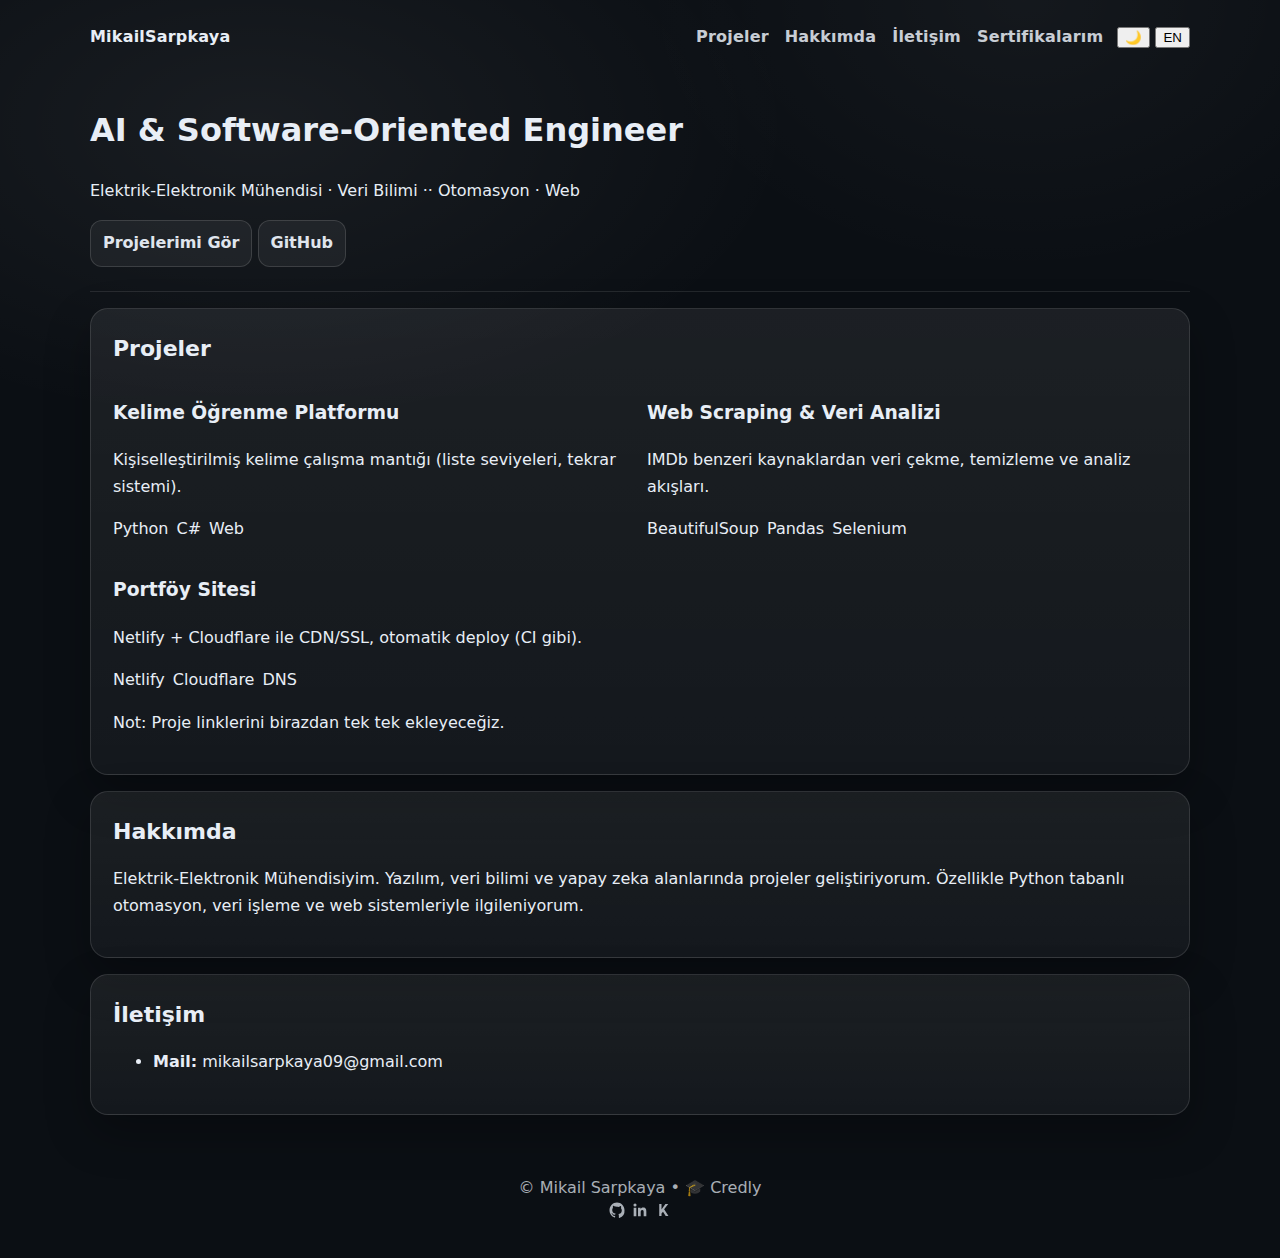
<file: index.html>
<!doctype html>
<html lang="tr">
<head>
  <meta charset="UTF-8" />
  <meta name="viewport" content="width=device-width, initial-scale=1.0" />
  <title>Mikail Sarpkaya</title>
  <meta name="description" content="Mikail Sarpkaya - AI & Software-Oriented Engineer. Portfolio, projects, and contact." />
  <link rel="stylesheet" href="style.css" />
  <link rel="icon" href="/favicon.ico">
  <link rel="manifest" href="/site.webmanifest">
  <link rel="apple-touch-icon" href="/apple-touch-icon.png">
  <meta name="theme-color" content="#000000">
</head>

<body>
  <!-- ================= HEADER ================= -->
  <header class="wrap">
    <nav class="nav">
      <div class="logo">MikailSarpkaya</div>

      <div class="links">
        <a href="#projects" data-i18n="nav.projects">Projeler</a>
        <a href="#about" data-i18n="nav.about">Hakkımda</a>
        <a href="#contact" data-i18n="nav.contact">İletişim</a>
        <a href="certificates.html" data-i18n="nav.certificates">Sertifikalarım</a>

        <!-- Sağ üst aksiyonlar -->
        <div class="nav-actions">
          <!-- Tema Değiştirici (Koyu / Açık) -->
          <button
            id="themeToggle"
            class="icon-btn"
            type="button"
            data-i18n="theme.aria"
            data-i18n-attr="aria-label"
            aria-label="Tema değiştir"
            title="Koyu / Açık Tema"
          >🌙</button>

          <!-- Dil Değiştirici -->
          <button
            id="langToggle"
            class="icon-btn"
            data-i18n="lang.aria"
            data-i18n-attr="aria-label"
            aria-label="Dili değiştir"
          >EN</button>
        </div>
      </div>
    </nav>

    <!-- HERO -->
    <section class="hero">
      <h1 data-i18n="hero.title">AI & Software-Oriented Engineer</h1>

      <p data-i18n="hero.subtitle">
        Elektrik-Elektronik Mühendisi · Veri Bilimi ·· Otomasyon · Web
      </p>

      <div class="cta">
        <a class="btn" href="#projects" data-i18n="hero.cta.projects">Projelerimi Gör</a>

        <a
          class="btn ghost"
          href="https://github.com/MikailSio"
          target="_blank"
          rel="noreferrer"
          data-i18n="hero.cta.github"
        >GitHub</a>
      </div>
    </section>
  </header>

  <!-- ================= MAIN ================= -->
  <main class="wrap">

    <!-- PROJELER -->
    <section id="projects" class="card">
      <h2 data-i18n="projects.title">Projeler</h2>

      <div class="grid">
        <article class="project">
          <h3 data-i18n="projects.wordapp.title">Kelime Öğrenme Platformu</h3>
          <p data-i18n="projects.wordapp.desc">
            Kişiselleştirilmiş kelime çalışma mantığı (liste seviyeleri, tekrar sistemi).
          </p>
          <div class="tags">
            <span>Python</span><span>C#</span><span>Web</span>
          </div>
          <!-- TODO: Proje linki eklenecek -->
        </article>

        <article class="project">
          <h3 data-i18n="projects.scraping.title">Web Scraping & Veri Analizi</h3>
          <p data-i18n="projects.scraping.desc">
            IMDb benzeri kaynaklardan veri çekme, temizleme ve analiz akışları.
          </p>
          <div class="tags">
            <span>BeautifulSoup</span><span>Pandas</span><span>Selenium</span>
          </div>
          <!-- TODO: Proje linki eklenecek -->
        </article>

        <article class="project">
          <h3 data-i18n="projects.portfolio.title">Portföy Sitesi</h3>
          <p data-i18n="projects.portfolio.desc">
            Netlify + Cloudflare ile CDN/SSL, otomatik deploy (CI gibi).
          </p>
          <div class="tags">
            <span>Netlify</span><span>Cloudflare</span><span>DNS</span>
          </div>
          <!-- TODO: Proje linki eklenecek -->
        </article>
      </div>

      <p class="muted" data-i18n="projects.note">
        Not: Proje linklerini birazdan tek tek ekleyeceğiz.
      </p>
    </section>

    <!-- HAKKIMDA -->
    <section id="about" class="card">
      <h2 data-i18n="about.title">Hakkımda</h2>
      <p data-i18n="about.text">
        Elektrik-Elektronik Mühendisiyim. Yazılım, veri bilimi ve yapay zeka alanlarında
        projeler geliştiriyorum. Özellikle Python tabanlı otomasyon, veri işleme ve
        web sistemleriyle ilgileniyorum.
      </p>
      <!-- TODO: İstersen buraya kısa “Skills” listesi ekleyebiliriz -->
    </section>

    <!-- İLETİŞİM -->
    <section id="contact" class="card">
      <h2 data-i18n="contact.title">İletişim</h2>
      <ul class="contact">
        <li>
          <strong data-i18n="contact.mail.label">Mail:</strong>
          <a href="mailto:mikailsarpkaya09@gmail.com">mikailsarpkaya09@gmail.com</a>
        </li>
      </ul>
    </section>

    <!-- ================= FOOTER ================= -->
    <footer class="footer">
      <span>© <span id="y"></span> <span data-i18n="footer.name">Mikail Sarpkaya</span></span>

      <span class="footer-sep">•</span>

      <a
        href="https://www.credly.com/users/mikailsarpkaya/badges#credly"
        target="_blank"
        rel="noopener noreferrer"
        class="footer-link"
        data-i18n="footer.credly"
      >🎓 Credly</a>

      <div class="footer-icons" aria-label="Sosyal bağlantılar">

  <a class="icon-btn"
     href="https://github.com/MikailSio"
     target="_blank"
     rel="noopener noreferrer"
     aria-label="GitHub">
    <svg viewBox="0 0 24 24" width="18" height="18" aria-hidden="true">
      <path fill="currentColor" d="M12 2C6.48 2 2 6.58 2 12.26c0 4.52 2.87 8.35 6.84 9.7.5.1.68-.22.68-.48 0-.24-.01-.86-.01-1.69-2.78.62-3.37-1.37-3.37-1.37-.45-1.18-1.11-1.5-1.11-1.5-.91-.64.07-.63.07-.63 1 .07 1.53 1.06 1.53 1.06.9 1.57 2.36 1.12 2.94.86.09-.67.35-1.12.63-1.38-2.22-.26-4.56-1.14-4.56-5.06 0-1.12.39-2.03 1.03-2.75-.1-.26-.45-1.3.1-2.71 0 0 .84-.27 2.75 1.05A9.3 9.3 0 0 1 12 7.53c.85 0 1.71.12 2.51.35 1.9-1.32 2.74-1.05 2.74-1.05.55 1.41.2 2.45.1 2.71.64.72 1.03 1.63 1.03 2.75 0 3.93-2.35 4.79-4.58 5.05.36.32.68.95.68 1.91 0 1.38-.01 2.5-.01 2.84 0 .27.18.59.69.48A10.05 10.05 0 0 0 22 12.26C22 6.58 17.52 2 12 2z"/>
    </svg>
  </a>

  <a class="icon-btn"
     href="https://www.linkedin.com/in/mikailsarpkaya/"
     target="_blank"
     rel="noopener noreferrer"
     aria-label="LinkedIn">
    <svg viewBox="0 0 24 24" width="18" height="18" aria-hidden="true">
      <path fill="currentColor" d="M20.45 20.45h-3.55v-5.57c0-1.33-.03-3.04-1.85-3.04-1.85 0-2.13 1.45-2.13 2.95v5.66H9.37V9h3.41v1.56h.05c.47-.9 1.63-1.85 3.36-1.85 3.59 0 4.25 2.36 4.25 5.43v6.31zM5.34 7.43A2.06 2.06 0 1 1 5.34 3.3a2.06 2.06 0 0 1 0 4.13zM3.56 20.45h3.56V9H3.56v11.45z"/>
    </svg>
  </a>

  <a class="icon-btn"
     href="https://www.kaggle.com/mikailsarpkaya"
     target="_blank"
     rel="noopener noreferrer"
     aria-label="Kaggle">
    <svg viewBox="0 0 24 24" width="18" height="18" aria-hidden="true">
      <path fill="currentColor" d="M7 4h3v7.2L15.2 4H19l-5.5 7 5.8 9h-3.7L12 14.3 10 16.6V20H7V4z"/>
    </svg>
  </a>

</div>
    </footer>
  </main>

  <script src="script.js"></script>
</body>
</html>
</file>
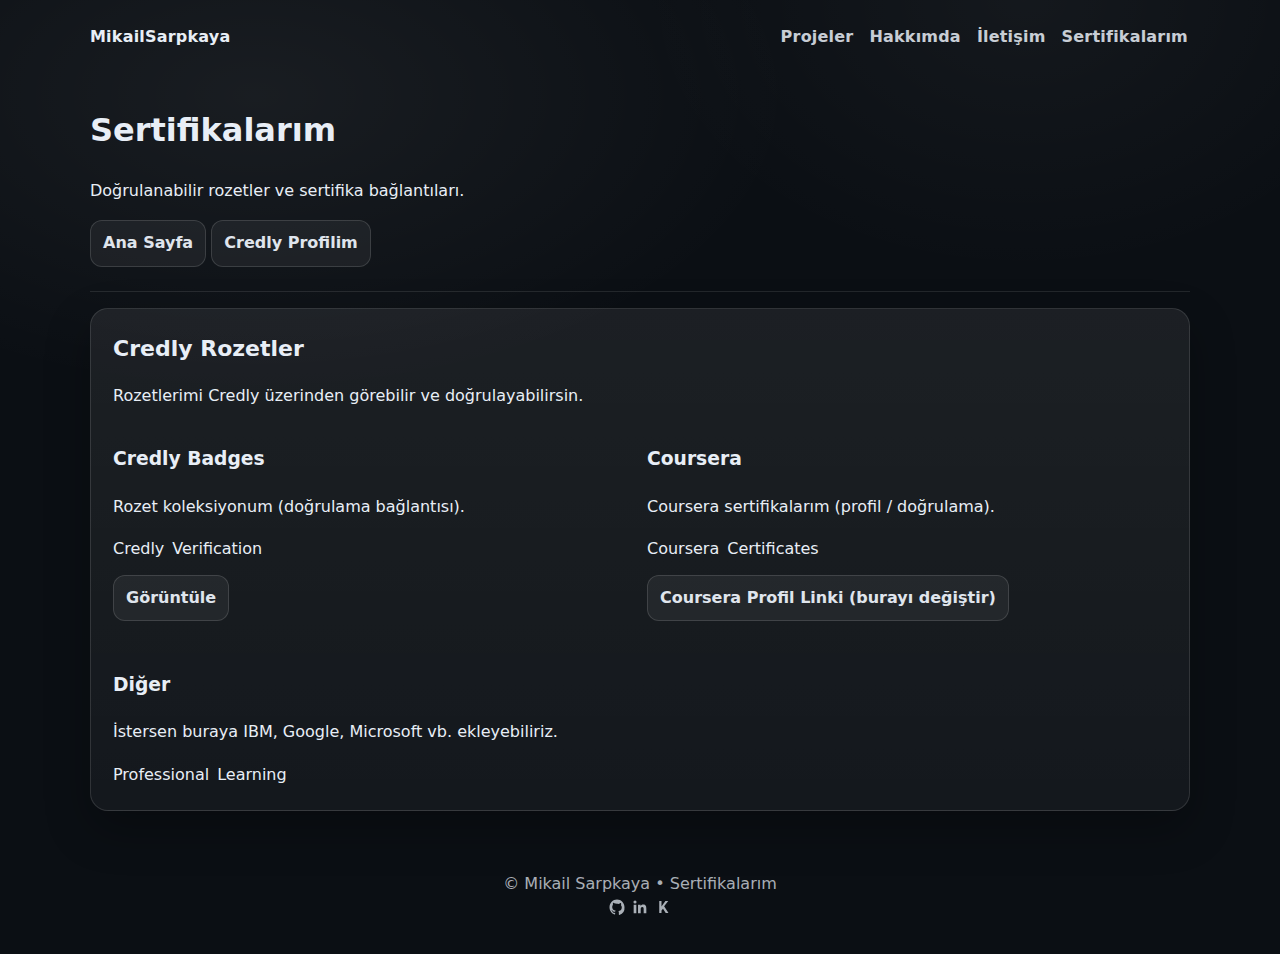
<file: certificates.html>
<!doctype html>
<html lang="tr">
<head>
  <meta charset="UTF-8" />
  <meta name="viewport" content="width=device-width, initial-scale=1.0" />
  <title>Sertifikalarım · Mikail Sarpkaya</title>
  <meta name="description" content="Mikail Sarpkaya sertifikalar, rozetler ve doğrulama bağlantıları (Credly, Coursera vb.)." />
  <link rel="stylesheet" href="style.css" />
</head>
<body>
  <header class="wrap">
    <nav class="nav">
      <div class="logo"><a class="logo-link" href="index.html">MikailSarpkaya</a></div>
      <div class="links">
        <a href="index.html#projects">Projeler</a>
        <a href="index.html#about">Hakkımda</a>
        <a href="index.html#contact">İletişim</a>
        <a href="certificates.html" aria-current="page">Sertifikalarım</a>
      </div>
    </nav>

    <section class="hero hero-small">
      <h1>Sertifikalarım</h1>
      <p>Doğrulanabilir rozetler ve sertifika bağlantıları.</p>
      <div class="cta">
        <a class="btn" href="index.html">Ana Sayfa</a>
        <a class="btn ghost" href="https://www.credly.com/users/mikailsarpkaya/badges#credly" target="_blank" rel="noopener noreferrer">
          Credly Profilim
        </a>
      </div>
    </section>
  </header>

  <main class="wrap">
    <section class="card">
      <h2>Credly Rozetler</h2>
      <p class="muted">
        Rozetlerimi Credly üzerinden görebilir ve doğrulayabilirsin.
      </p>

      <div class="grid">
        <article class="project">
          <h3>Credly Badges</h3>
          <p>Rozet koleksiyonum (doğrulama bağlantısı).</p>
          <div class="tags">
            <span>Credly</span><span>Verification</span>
          </div>
          <p style="margin-top:12px;">
            <a class="btn" href="https://www.credly.com/users/mikailsarpkaya/badges#credly" target="_blank" rel="noopener noreferrer">
              Görüntüle
            </a>
          </p>
        </article>

        <article class="project">
          <h3>Coursera</h3>
          <p>Coursera sertifikalarım (profil / doğrulama).</p>
          <div class="tags">
            <span>Coursera</span><span>Certificates</span>
          </div>
          <p style="margin-top:12px;">
            <a class="btn ghost" href="#" target="_blank" rel="noopener noreferrer">
              Coursera Profil Linki (burayı değiştir)
            </a>
          </p>
        </article>

        <article class="project">
          <h3>Diğer</h3>
          <p>İstersen buraya IBM, Google, Microsoft vb. ekleyebiliriz.</p>
          <div class="tags">
            <span>Professional</span><span>Learning</span>
          </div>
        </article>
      </div>
    </section>

    <footer class="footer">
      <span>© <span id="y"></span> Mikail Sarpkaya</span>
      <span class="footer-sep">•</span>
      <a href="certificates.html" class="footer-link">Sertifikalarım</a>

      <div class="footer-icons" aria-label="Sosyal bağlantılar">
        <a class="icon-btn" href="https://github.com/MikailSio" target="_blank" rel="noopener noreferrer" aria-label="GitHub">
          <!-- GitHub icon -->
          <svg viewBox="0 0 24 24" width="18" height="18" aria-hidden="true">
            <path fill="currentColor" d="M12 2C6.48 2 2 6.58 2 12.26c0 4.52 2.87 8.35 6.84 9.7.5.1.68-.22.68-.48 0-.24-.01-.86-.01-1.69-2.78.62-3.37-1.37-3.37-1.37-.45-1.18-1.11-1.5-1.11-1.5-.91-.64.07-.63.07-.63 1 .07 1.53 1.06 1.53 1.06.9 1.57 2.36 1.12 2.94.86.09-.67.35-1.12.63-1.38-2.22-.26-4.56-1.14-4.56-5.06 0-1.12.39-2.03 1.03-2.75-.1-.26-.45-1.3.1-2.71 0 0 .84-.27 2.75 1.05A9.3 9.3 0 0 1 12 7.53c.85 0 1.71.12 2.51.35 1.9-1.32 2.74-1.05 2.74-1.05.55 1.41.2 2.45.1 2.71.64.72 1.03 1.63 1.03 2.75 0 3.93-2.35 4.79-4.58 5.05.36.32.68.95.68 1.91 0 1.38-.01 2.5-.01 2.84 0 .27.18.59.69.48A10.05 10.05 0 0 0 22 12.26C22 6.58 17.52 2 12 2z"/>
          </svg>
        </a>

        <a class="icon-btn" href="#" target="_blank" rel="noopener noreferrer" aria-label="LinkedIn">
          <!-- LinkedIn icon -->
          <svg viewBox="0 0 24 24" width="18" height="18" aria-hidden="true">
            <path fill="currentColor" d="M20.45 20.45h-3.55v-5.57c0-1.33-.03-3.04-1.85-3.04-1.85 0-2.13 1.45-2.13 2.95v5.66H9.37V9h3.41v1.56h.05c.47-.9 1.63-1.85 3.36-1.85 3.59 0 4.25 2.36 4.25 5.43v6.31zM5.34 7.43A2.06 2.06 0 1 1 5.34 3.3a2.06 2.06 0 0 1 0 4.13zM3.56 20.45h3.56V9H3.56v11.45z"/>
          </svg>
        </a>

        <a class="icon-btn" href="#" target="_blank" rel="noopener noreferrer" aria-label="Kaggle">
          <!-- Kaggle icon (basit K) -->
          <svg viewBox="0 0 24 24" width="18" height="18" aria-hidden="true">
            <path fill="currentColor" d="M7 4h3v7.2L15.2 4H19l-5.5 7 5.8 9h-3.7L12 14.3 10 16.6V20H7V4z"/>
          </svg>
        </a>
      </div>
    </footer>
  </main>

  <script src="script.js"></script>
</body>
</html>
</file>
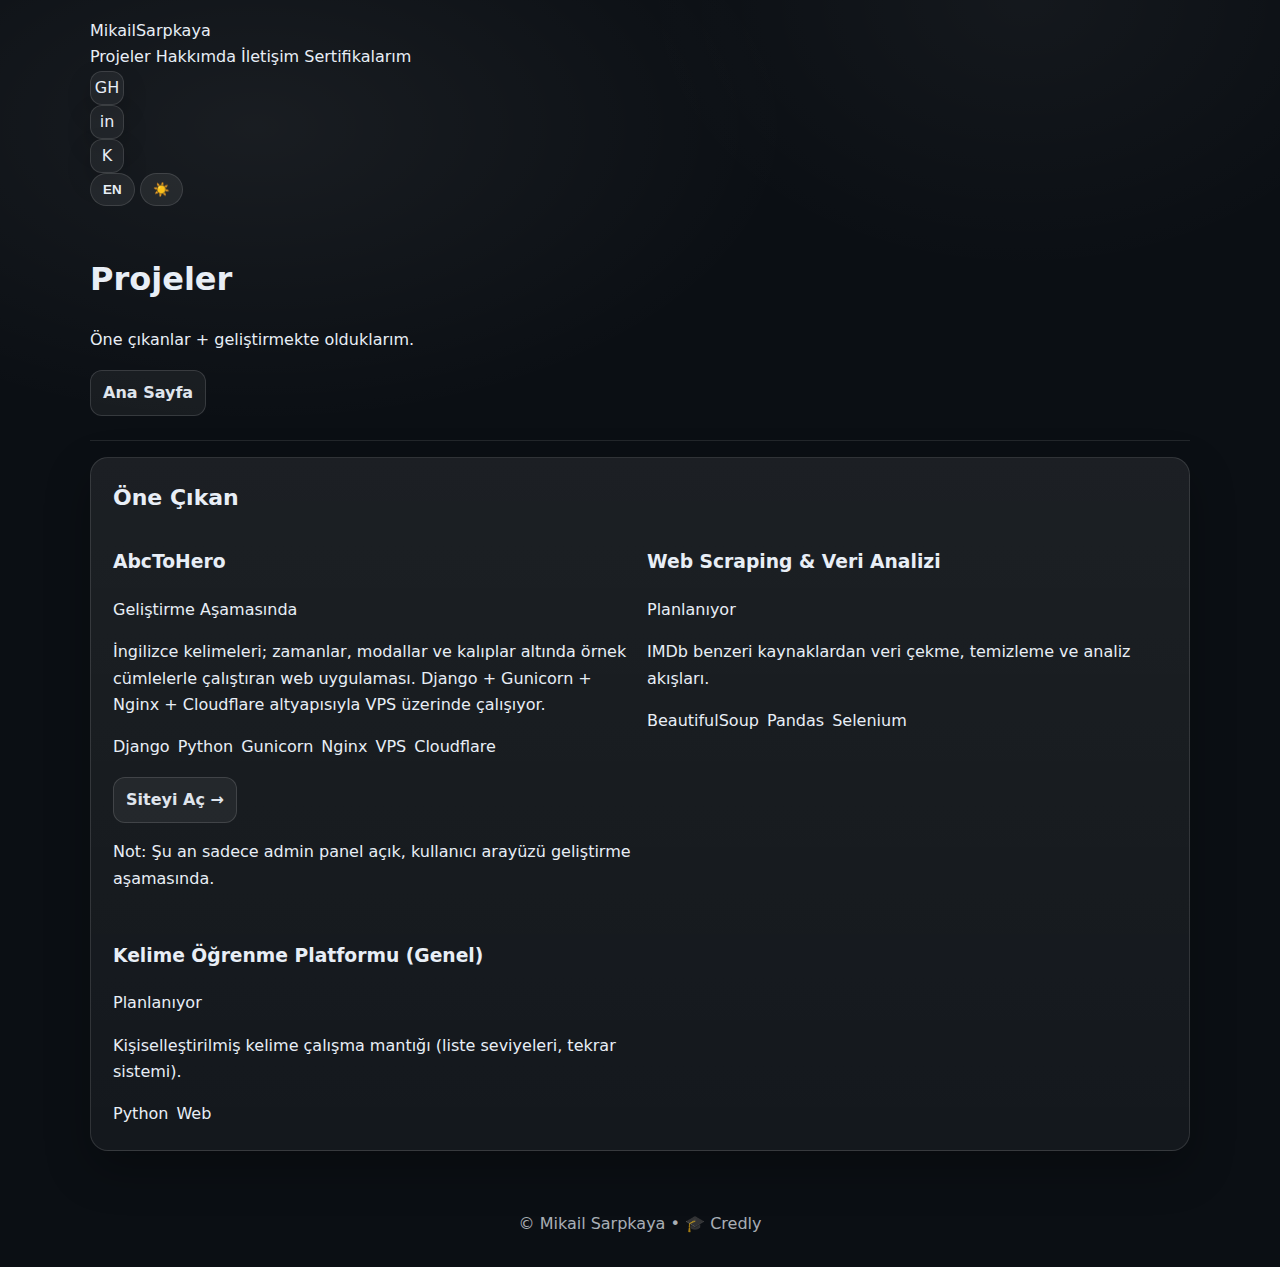
<file: projects.html>
<!doctype html>
<html lang="tr">
<head>
  <meta charset="UTF-8" />
  <meta name="viewport" content="width=device-width, initial-scale=1.0" />
  <title data-i18n="projects.pageTitle">Projeler · Mikail Sarpkaya</title>
  <meta name="description" content="Mikail Sarpkaya projeleri: AbcToHero ve diğer çalışmalar." />
  <link rel="stylesheet" href="style.css" />
  <link rel="icon" href="/assets/favicon/favicon.ico">
  <link rel="manifest" href="/assets/favicon/site.webmanifest">
  <link rel="apple-touch-icon" href="/assets/favicon/apple-touch-icon.png">
  <meta name="theme-color" content="#000000">
</head>

<body>
  <header class="wrap">
    <nav class="topnav">
  <div class="nav-container">
    <a class="brand" href="index.html">MikailSarpkaya</a>

    <div class="nav-links">
      <a href="projects.html" data-i18n="nav.projects">Projeler</a>
      <a href="index.html#about" data-i18n="nav.about">Hakkımda</a>
      <a href="index.html#contact" data-i18n="nav.contact">İletişim</a>
      <a href="certificates.html" data-i18n="nav.certificates">Sertifikalarım</a>
    </div>

    <div class="nav-actions">
      <a class="icon" href="https://github.com/MikailSio" target="_blank" rel="noopener" aria-label="GitHub">GH</a>
      <a class="icon" href="https://www.linkedin.com/" target="_blank" rel="noopener" aria-label="LinkedIn">in</a>
      <a class="icon" href="https://www.kaggle.com/" target="_blank" rel="noopener" aria-label="Kaggle">K</a>

      <button id="langToggle" class="chip" aria-label="Dili değiştir">EN</button>
      <button id="themeToggle" class="chip" aria-label="Tema değiştir">☀️</button>
    </div>
  </div>
</nav>


    <section class="hero hero-small">
      <h1 data-i18n="projects.pageTitleH1">Projeler</h1>
      <p data-i18n="projects.pageSubtitle">Öne çıkanlar + geliştirmekte olduklarım.</p>

      <div class="cta">
        <a class="btn" href="index.html" data-i18n="projects.backHome">Ana Sayfa</a>
      </div>
    </section>
  </header>

  <main class="wrap">
    <section class="card">
      <h2 data-i18n="projects.featured">Öne Çıkan</h2>

      <div class="grid">
        <article class="project">
          <div class="project-head">
            <h3>AbcToHero</h3>
            <span class="pill warn" data-i18n="projects.status.dev">Geliştirme Aşamasında</span>
          </div>

          <p data-i18n="projects.abctohero.long">
            İngilizce kelimeleri; zamanlar, modallar ve kalıplar altında örnek cümlelerle çalıştıran web uygulaması.
            Django + Gunicorn + Nginx + Cloudflare altyapısıyla VPS üzerinde çalışıyor.
          </p>

          <div class="tags">
            <span>Django</span><span>Python</span><span>Gunicorn</span><span>Nginx</span><span>VPS</span><span>Cloudflare</span>
          </div>

          <p class="project-actions">
            <a class="btn ghost" href="https://www.abctohero.com" target="_blank" rel="noreferrer">Siteyi Aç →</a>
          </p>

          <p class="muted" data-i18n="projects.abctohero.note">
            Not: Şu an sadece admin panel açık, kullanıcı arayüzü geliştirme aşamasında.
          </p>
        </article>

        <article class="project">
          <div class="project-head">
            <h3 data-i18n="projects.scraping.title">Web Scraping & Veri Analizi</h3>
            <span class="pill" data-i18n="projects.status.planned">Planlanıyor</span>
          </div>

          <p data-i18n="projects.scraping.desc">
            IMDb benzeri kaynaklardan veri çekme, temizleme ve analiz akışları.
          </p>
          <div class="tags">
            <span>BeautifulSoup</span><span>Pandas</span><span>Selenium</span>
          </div>
        </article>

        <article class="project">
          <div class="project-head">
            <h3 data-i18n="projects.wordapp.title">Kelime Öğrenme Platformu (Genel)</h3>
            <span class="pill" data-i18n="projects.status.planned">Planlanıyor</span>
          </div>

          <p data-i18n="projects.wordapp.desc">
            Kişiselleştirilmiş kelime çalışma mantığı (liste seviyeleri, tekrar sistemi).
          </p>
          <div class="tags">
            <span>Python</span><span>Web</span>
          </div>
        </article>
      </div>
    </section>

    <footer class="footer">
      <span>© <span id="y"></span> <span data-i18n="footer.name">Mikail Sarpkaya</span></span>
      <span class="footer-sep">•</span>
      <a href="https://www.credly.com/users/mikailsarpkaya/badges#credly" target="_blank" rel="noopener noreferrer" class="footer-link" data-i18n="footer.credly">🎓 Credly</a>
    </footer>
  </main>

  <script src="script.js"></script>
</body>
</html>
</file>
<file: style.css>
:root {
  --bg: #0b0f14;
  --text: #e8eef6;
  --muted: rgba(232,238,246,.72);
  --card: rgba(255,255,255,.06);
  --border: rgba(255,255,255,.12);
}

:root[data-theme="light"] {
  --bg: #ffffff;
  --text: #0b0f14;
  --muted: rgba(11,15,20,.65);
  --card: rgba(0,0,0,.05);
  --border: rgba(0,0,0,.12);
}

*{box-sizing:border-box}
html,body{margin:0;padding:0}

body{
  font-family: Inter, system-ui, -apple-system, Segoe UI, Roboto, Arial, sans-serif;
  background:
    radial-gradient(900px 500px at 20% 10%, rgba(255,255,255,0.06), transparent 60%),
    radial-gradient(700px 500px at 80% 0%, rgba(255,255,255,0.04), transparent 55%),
    var(--bg);
  color:var(--text);
  line-height:1.65;
}

a{color:inherit;text-decoration:none}
a:hover{text-decoration:underline}

.wrap{
  width:min(1100px, calc(100% - 32px));
  margin:0 auto;
}

/* ===== HEADER ===== */
header.wrap{ padding:18px 0; }

.nav{
  display:flex;
  align-items:center;
  justify-content:space-between;
  gap:18px;
}

.nav-left{
  display:flex;
  align-items:center;
  gap:14px;
}

.logo{
  font-weight:800;
  letter-spacing:.2px;
  font-size:16px;
}

.social{
  display:flex;
  gap:10px;
}

.icon{
  width:34px;
  height:34px;
  display:flex;
  align-items:center;
  justify-content:center;
  border-radius:12px;
  border:1px solid var(--border);
  background:rgba(255,255,255,.06);
  box-shadow:0 10px 25px rgba(0,0,0,.18);
  transition:.15s;
}
.icon:hover{
  transform:translateY(-1px);
  background:rgba(255,255,255,.12);
}
.icon svg{
  width:18px;
  height:18px;
  fill:currentColor;
  opacity:.92;
}

.nav-right{
  display:flex;
  align-items:center;
  gap:12px;
  padding:8px 10px;
  border-radius:999px;
  border:1px solid var(--border);
  background:linear-gradient(180deg, rgba(255,255,255,.08), rgba(255,255,255,.04));
  box-shadow:0 18px 45px rgba(0,0,0,.28);
  backdrop-filter:blur(10px);
}

.links{
  display:flex;
  gap:12px;
  align-items:center;
}

.links a{
  padding:8px 12px;
  border-radius:999px;
  font-weight:800;
  letter-spacing:.2px;
  opacity:1;
  background:rgba(255,255,255,0.06);
  border:1px solid rgba(255,255,255,0.10);
  transition:.15s;
}
.links a:hover{
  background:rgba(255,255,255,0.12);
  transform:translateY(-1px);
}

.nav-cta{
  border:1px solid rgba(34,197,94,0.35) !important;
  background:rgba(34,197,94,0.18) !important;
}
.nav-cta:hover{
  background:rgba(34,197,94,0.26) !important;
}

.spacer{
  width:10px;
  height:26px;
  border-left:1px solid var(--border);
  opacity:.85;
}

.toggles{
  display:flex;
  gap:10px;
  align-items:center;
}

.chip{
  cursor:pointer;
  border:1px solid var(--border);
  background:rgba(255,255,255,.07);
  color:var(--text);
  padding:8px 12px;
  border-radius:999px;
  font-weight:800;
  transition:.15s;
}
.chip:hover{
  background:rgba(255,255,255,.12);
  transform:translateY(-1px);
}

/* Navbar alt çizgisi */
header.wrap{
  border-bottom: 1px solid rgba(255,255,255,0.10);
  padding-bottom: 14px; /* çizgiyle bar arasında nefes */
}

/* Light tema için de uyumlu olsun */
:root[data-theme="light"] header.wrap{
  border-bottom: 1px solid rgba(0,0,0,0.10);
}

/* ===== HERO ===== */
.hero{ padding:26px 0 10px; }

.hero-title{
  font-size: clamp(38px, 4.2vw, 56px);
  font-weight: 900;
  letter-spacing: -0.8px;
  margin: 10px 0 10px;
}

.meta{
  margin:0;
  margin-top:14px;
  font-size:18px;            /* büyüttük */
  font-weight:500;
  color:var(--muted);
  opacity:1;
  letter-spacing:0.3px;
}

/* ===== CARDS ===== */
.card{
  margin-top:16px;
  padding:22px;
  border-radius:18px;
  border:1px solid var(--border);
  background:linear-gradient(180deg, rgba(255,255,255,.07), rgba(255,255,255,.04));
  box-shadow:0 18px 45px rgba(0,0,0,.28);
}

.card h2{
  font-size:22px;
  margin:0 0 10px;
}

/* ===== PAGE HEAD ===== */
.page-head{ padding:10px 0 6px; }
.page-head h1{ margin: 0 0 6px; }

/* ===== GRID ===== */
.grid{
  display:grid;
  grid-template-columns:repeat(2, minmax(0, 1fr));
  gap:14px;
  margin-top:12px;
}

/* ===== PROJECT CARD UI ===== */
.project-card{
  position:relative;
  padding:22px;
}

.badge{
  position:absolute;
  top:18px;
  right:18px;
  font-size:12px;
  padding:6px 10px;
  border-radius:999px;
  border:1px solid rgba(255,255,255,0.16);
  background:rgba(255,255,255,0.06);
  color:rgba(255,255,255,0.92);
}

.tags{
  display:flex;
  flex-wrap:wrap;
  gap:8px;
  margin-top:12px;
}
.tag{
  font-size:12px;
  padding:5px 9px;
  border-radius:999px;
  border:1px solid rgba(255,255,255,0.12);
  background:rgba(255,255,255,0.05);
  color:rgba(255,255,255,0.86);
}

.actions{
  display:flex;
  gap:10px;
  margin-top:14px;
  flex-wrap:wrap;
}

.btn{
  display:inline-flex;
  align-items:center;
  gap:8px;
  padding:9px 12px;
  border-radius:12px;
  border:1px solid rgba(255,255,255,0.14);
  background:rgba(255,255,255,0.06);
  text-decoration:none;
  font-weight:800;
  opacity:.96;
  transition:.15s;
}
.btn:hover{
  background:rgba(255,255,255,0.12);
  transform:translateY(-1px);
  opacity:1;
}
.btn-primary{
  background:rgba(34,197,94,0.18);
  border-color:rgba(34,197,94,0.35);
}
.btn-primary:hover{
  background:rgba(34,197,94,0.26);
}

/* ===== CERT HEAD (Credly button by title) ===== */
.cert-head-row{
  display:flex;
  align-items:center;
  justify-content:space-between;
  gap:12px;
}
.cert-credly{
  white-space:nowrap;
}

/* ===== CONTACT ICON ROW ===== */
.contact-row{
  display:flex;
  align-items:center;
  gap:10px;
  margin:10px 0;
}
.contact-ico{
  width:34px;
  height:34px;
  border-radius:12px;
  border:1px solid var(--border);
  background:rgba(255,255,255,.06);
  display:flex;
  align-items:center;
  justify-content:center;
  box-shadow:0 10px 25px rgba(0,0,0,.18);
}
.contact-ico svg{
  width:18px;
  height:18px;
  fill:currentColor;
  opacity:.9;
}

/* ===== FOOTER ===== */
.footer{
  text-align:center;
  width:100%;
  margin-top:34px;
  padding:26px 0 30px;
  color:var(--muted);
}

/* ===== RESPONSIVE ===== */
@media (max-width: 820px){
  .nav-right{
    flex-wrap:wrap;
    border-radius:18px;
    padding:10px;
    justify-content:flex-end;
  }
  .spacer{ display:none; }
  .grid{ grid-template-columns:1fr; }
  .cert-head-row{ flex-wrap:wrap; justify-content:flex-start; }
}
/* ===== NAV LINK RESTYLE (sade premium) ===== */
.nav-right{
  background: transparent !important;
  border: none !important;
  box-shadow: none !important;
  padding: 0 !important;
}

.links a{
  background: none !important;
  border: none !important;
  padding: 6px 2px !important;
  border-radius: 0 !important;
  font-weight: 600 !important;
  opacity: .85 !important;
  position: relative;
}

/* hover underline animasyonu */
.links a::after{
  content: "";
  position: absolute;
  left: 0;
  bottom: -6px;
  width: 0;
  height: 2px;
  background: currentColor;
  transition: width .2s ease;
}

.links a:hover{
  opacity: 1 !important;
}
.links a:hover::after{
  width: 100%;
}

/* CTA AbcToHero özel kalsın */
.nav-cta{
  padding: 6px 12px !important;
  border-radius: 999px !important;
  background: rgba(34,197,94,.18) !important;
  border: 1px solid rgba(34,197,94,.35) !important;
  font-weight: 800 !important;
}
@media (max-width: 720px){

  /* Header: iki satır düzen */
  header.wrap{
    padding: 12px 0 !important;
  }

  .nav{
    display: grid !important;
    grid-template-columns: 1fr auto !important;
    grid-template-rows: auto auto !important;
    gap: 10px !important;
    align-items: center !important;
  }

  /* Sol üst: logo + sosyal */
  .nav-left{
    grid-column: 1 / 2 !important;
    grid-row: 1 / 2 !important;
    justify-content: flex-start !important;
    min-width: 0 !important;
  }

  /* Sağ üst: toggles (EN/🌙) */
  .nav-right{
    grid-column: 2 / 3 !important;
    grid-row: 1 / 2 !important;
    justify-content: flex-end !important;
    min-width: 0 !important;
  }

  /* Mobilde nav-right içinde sadece toggles kalsın gibi davran */
  .nav-right .spacer{ display:none !important; }

  /* Linkleri 2. satıra al, tam ortala */
  .nav-right .links{
    grid-column: 1 / 3 !important;
    grid-row: 2 / 3 !important;

    display: flex !important;
    justify-content: center !important;
    align-items: center !important;

    gap: 10px !important;
    padding: 8px 6px !important;

    overflow-x: auto !important;
    white-space: nowrap !important;
    flex-wrap: nowrap !important;

    scrollbar-width: none !important;
    -webkit-overflow-scrolling: touch !important;
  }
  .nav-right .links::-webkit-scrollbar{ display:none; }

  /* Link boyutları mobil uyum */
  .nav-right .links a{
    font-size: 13px !important;
    padding: 6px 10px !important;
  }

  /* Toggles küçük ve tek satır */
  .toggles{
    display:flex !important;
    gap: 8px !important;
    flex-wrap: nowrap !important;
  }
  .chip{
    padding: 6px 10px !important;
    font-size: 13px !important;
  }

  /* Iconlar küçülsün */
  .icon{ width:26px !important; height:26px !important; }
  .icon svg{ width:14px !important; height:14px !important; }

  /* İçerik: ortalı ve daha simetrik */
  .hero{
    text-align:center !important;
  }
  .hero-title{
    text-align:center !important;
    font-size: clamp(30px, 8.5vw, 44px) !important;
  }
  .meta{
    text-align:center !important;
  }

  /* Kartlar tam genişlik ve ortalı */
  .card{
    width: 100% !important;
    margin-left:auto !important;
    margin-right:auto !important;
  }
}
/* ===== MOBILE: zoom ihtiyacını bitir (header sığsın) ===== */
@media (max-width: 720px){

  /* Logo biraz küçülsün */
  .logo{
    font-size: 14px !important;
  }

  /* Sosyal ikonlar küçülsün */
  .icon{ width:24px !important; height:24px !important; }
  .icon svg{ width:13px !important; height:13px !important; }

  /* Menü linkleri kompakt */
  .nav-right .links a{
    font-size: 12px !important;
    padding: 5px 8px !important;
  }

  /* Toggle butonları kompakt */
  .chip{
    padding: 5px 9px !important;
    font-size: 12px !important;
  }

  /* Wrap daha geniş alan kullansın */
  .wrap{
    width: calc(100% - 16px) !important;
  }
}
@media (max-width: 420px){
  .nav{
    flex-wrap: wrap !important;
    row-gap: 10px !important;
  }

  /* Sağ tarafı alta it (menü linkleri) */
  .nav-right{
    width: 100% !important;
    justify-content: space-between !important;
  }

  /* Linkler ortalı tek satır scroll */
  .nav-right .links{
    justify-content: center !important;
    overflow-x: auto !important;
    white-space: nowrap !important;
    flex-wrap: nowrap !important;
    width: 100% !important;
    scrollbar-width: none !important;
  }
  .nav-right .links::-webkit-scrollbar{ display:none; }

  .spacer{ display:none !important; }
}







/* DENEME */






/* ===== FIX: Mobile blur artifact (Android Chrome) ===== */
@media (max-width: 720px){
  .nav-right{
    -webkit-backdrop-filter: none !important;
    backdrop-filter: none !important;
    filter: none !important;
  }
}

/* ===== FIX: Mobile navbar layout (proper grid) ===== */
@media (max-width: 720px){

  .nav{
    display: grid !important;
    grid-template-columns: 1fr auto !important;
    grid-template-rows: auto auto !important;
    gap: 10px !important;
    align-items: center !important;
  }

  .nav-left{
    grid-column: 1 / 2 !important;
    grid-row: 1 / 2 !important;
    min-width: 0 !important;
  }

  /* nav-right sadece toggle taşısın */
  .nav-right{
    grid-column: 2 / 3 !important;
    grid-row: 1 / 2 !important;
    justify-content: flex-end !important;
  }

  /* linkleri 2. satıra al ve ortala */
  .links{
    grid-column: 1 / 3 !important;
    grid-row: 2 / 3 !important;

    display: flex !important;
    justify-content: center !important;
    gap: 12px !important;

    overflow-x: auto !important;
    white-space: nowrap !important;
    padding: 8px 6px !important;

    scrollbar-width: none !important;
    -webkit-overflow-scrolling: touch !important;
  }

  .links::-webkit-scrollbar{ display:none; }
}
</file>
